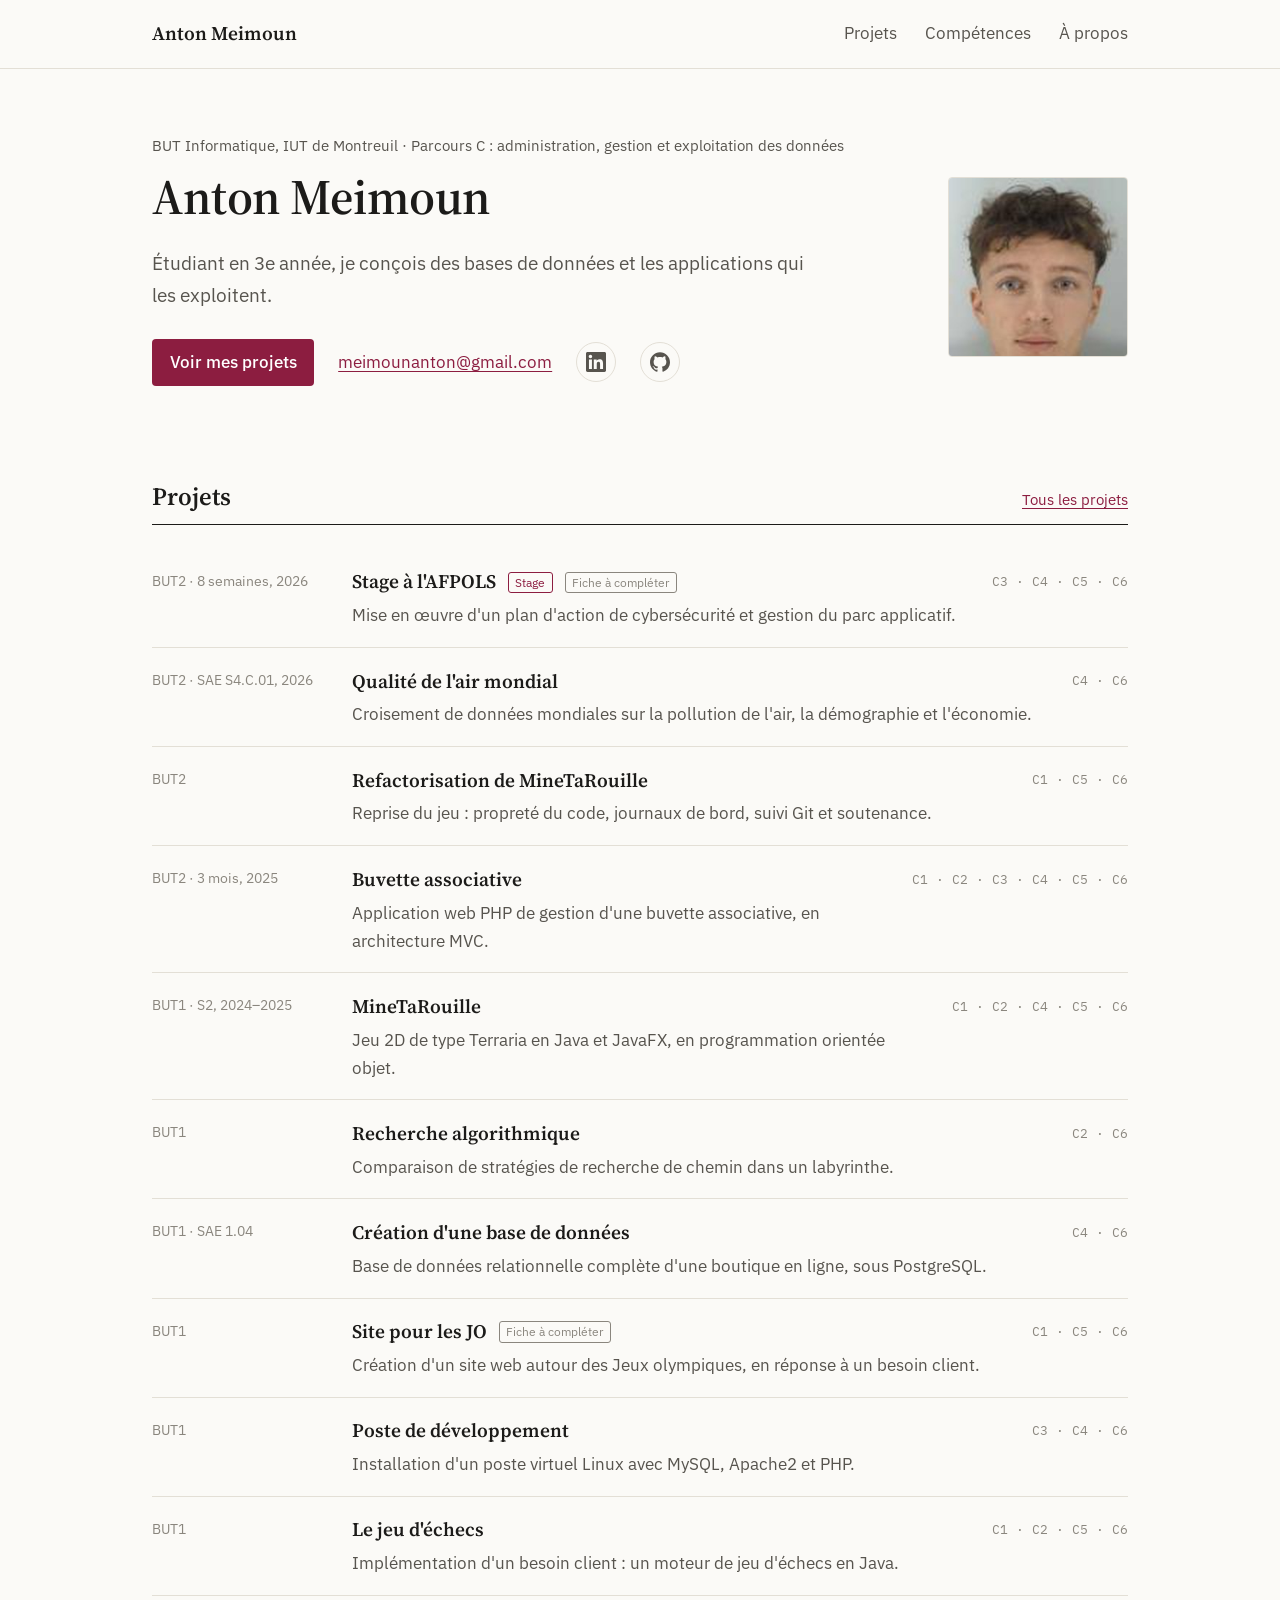
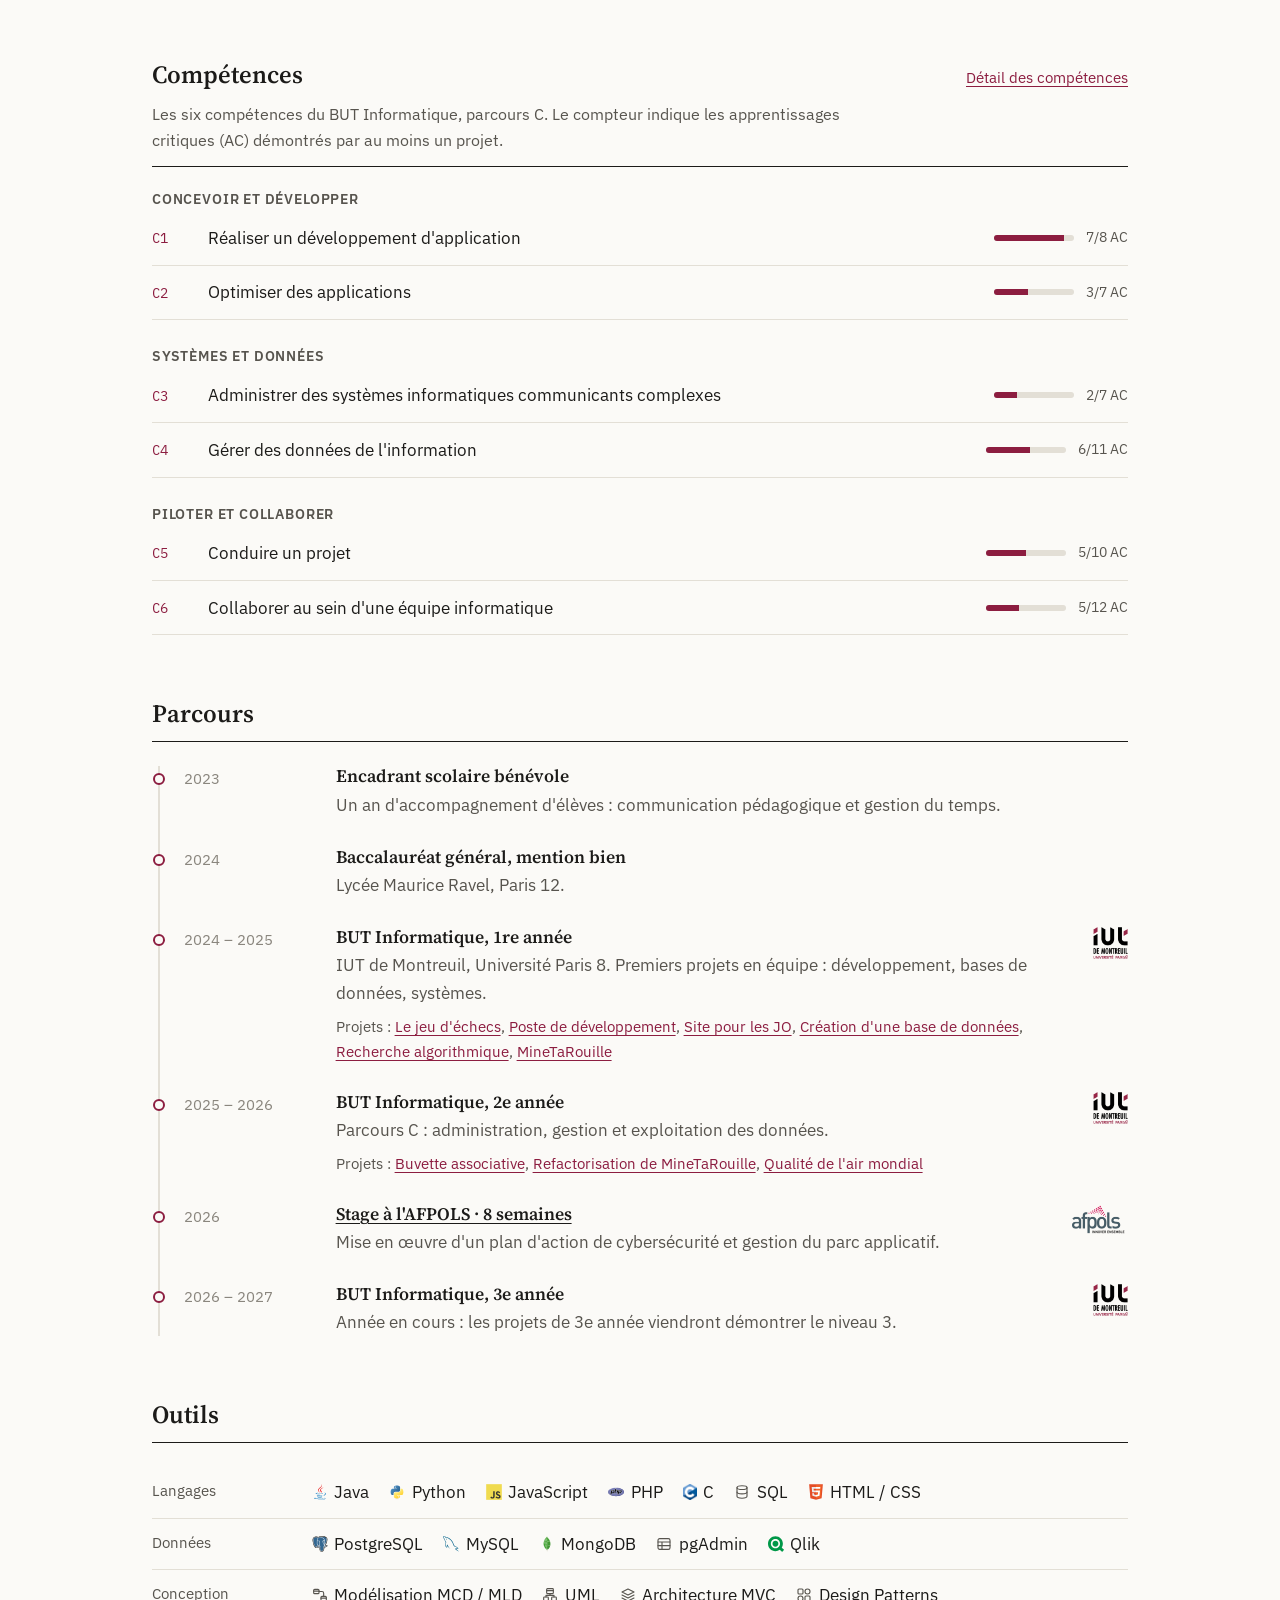
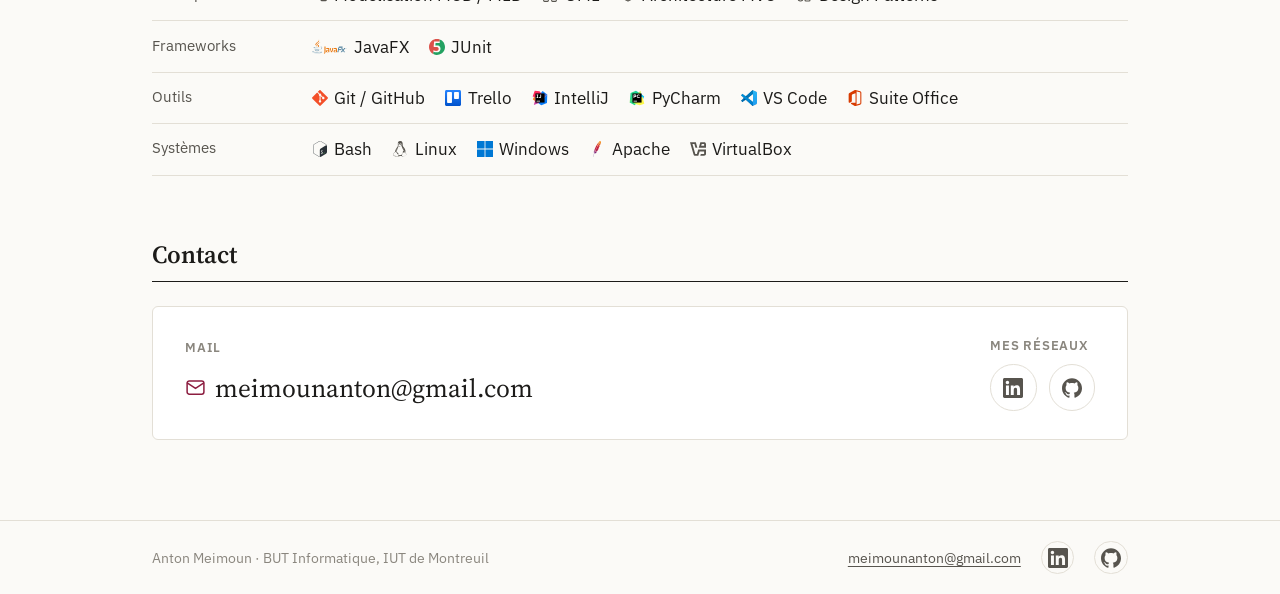
<file: index.html>
<!DOCTYPE html>
<html lang="fr">
<head>
  <meta charset="utf-8">
  <meta name="viewport" content="width=device-width, initial-scale=1">
  <title>Anton Meimoun · Portfolio</title>
  <meta name="description" content="Portfolio d'Anton Meimoun, étudiant en BUT Informatique (parcours données) à l'IUT de Montreuil : projets et compétences.">
  <link rel="icon" href="data:image/svg+xml,<svg xmlns='http://www.w3.org/2000/svg' viewBox='0 0 100 100'><rect width='100' height='100' rx='12' fill='%238c1d40'/><text x='50' y='67' font-family='Georgia,serif' font-size='50' fill='%23fff' text-anchor='middle'>AM</text></svg>">
  <link rel="preconnect" href="https://fonts.googleapis.com">
  <link rel="preconnect" href="https://fonts.gstatic.com" crossorigin>
  <link href="https://fonts.googleapis.com/css2?family=IBM+Plex+Mono&family=IBM+Plex+Sans:wght@400;500;600&family=Source+Serif+4:opsz,wght@8..60,600&display=swap" rel="stylesheet">
  <link rel="stylesheet" href="assets/css/style.css">
</head>
<body data-page="accueil">
  <header id="entete"></header>
  <main id="contenu">
    <noscript><p class="wrap">Ce portfolio a besoin de JavaScript pour s'afficher.</p></noscript>
  </main>
  <footer id="pied"></footer>
  <script src="assets/js/data.js"></script>
  <script src="assets/js/app.js"></script>
</body>
</html>
</file>
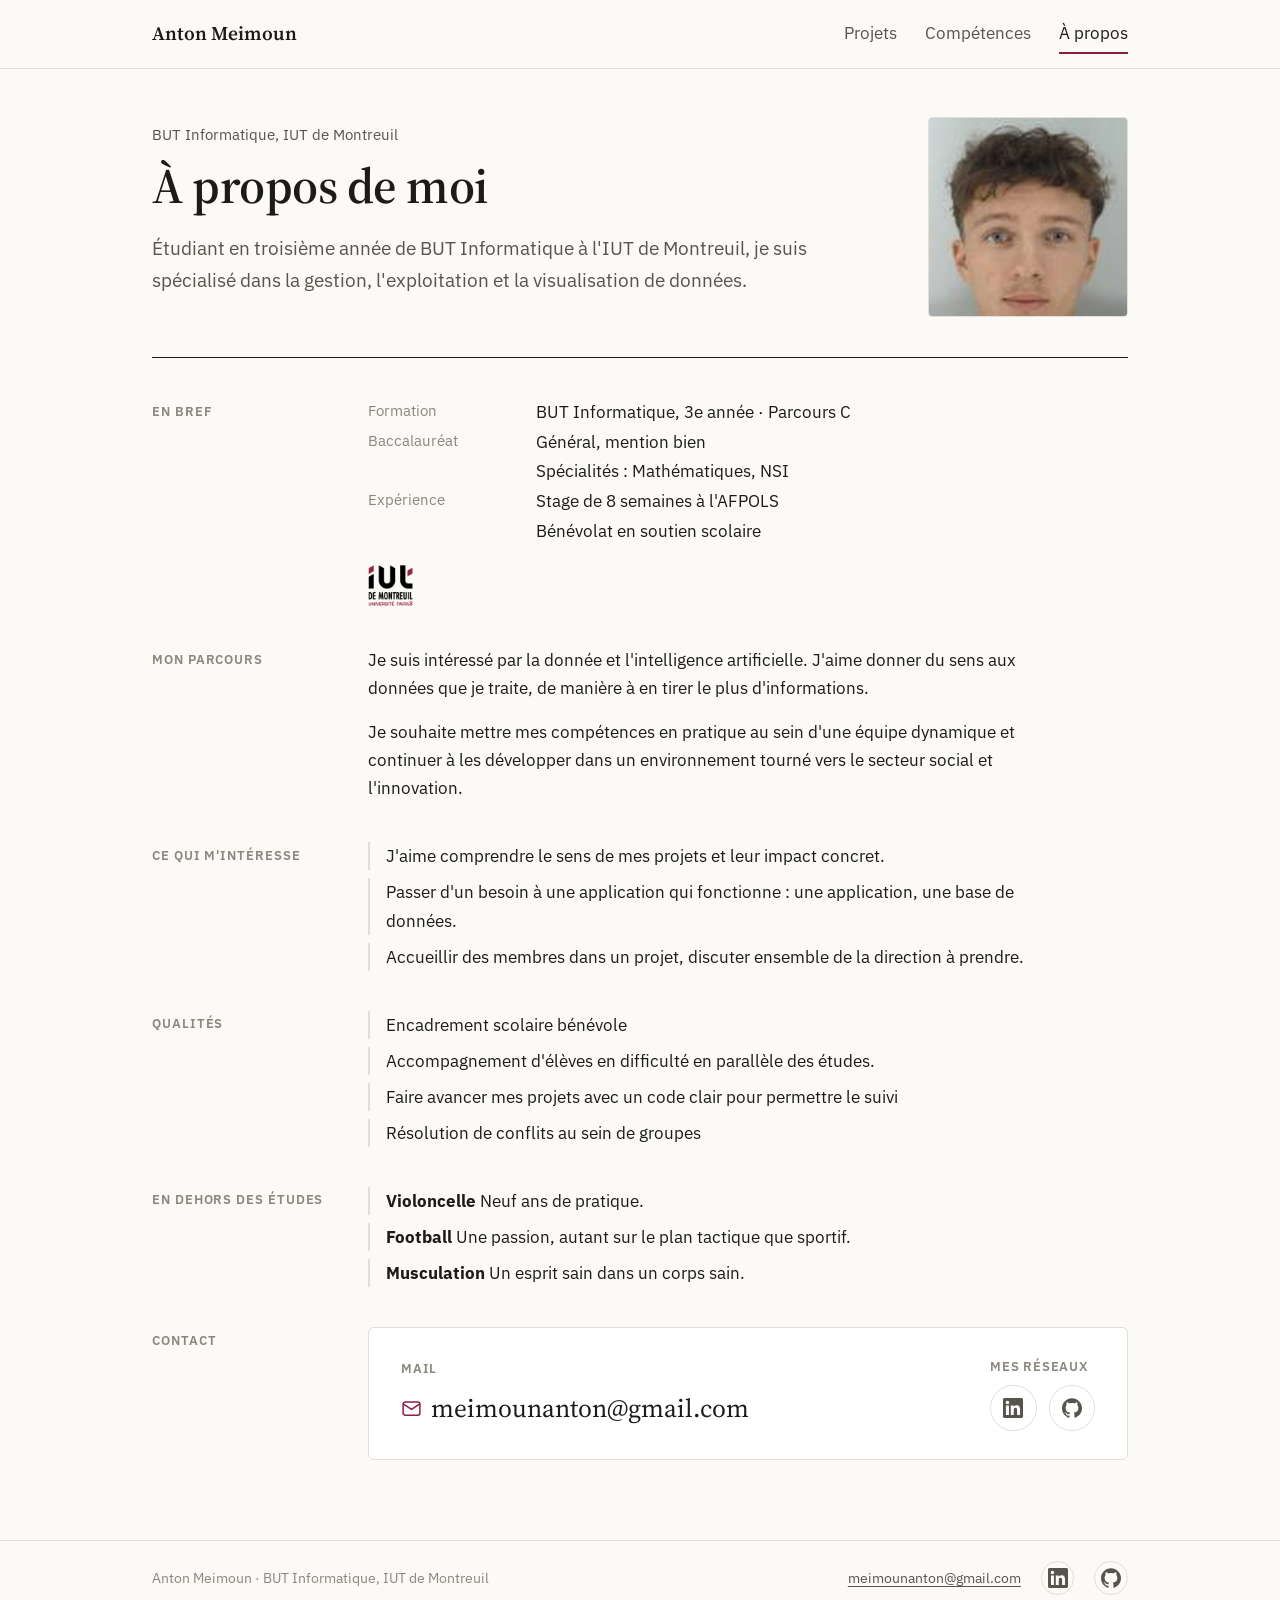
<file: apropos.html>
<!DOCTYPE html>
<html lang="fr">
<head>
  <meta charset="utf-8">
  <meta name="viewport" content="width=device-width, initial-scale=1">
  <title>À propos · Anton Meimoun</title>
  <meta name="description" content="Portfolio d'Anton Meimoun, étudiant en BUT Informatique (parcours données) à l'IUT de Montreuil : projets et compétences.">
  <link rel="icon" href="data:image/svg+xml,<svg xmlns='http://www.w3.org/2000/svg' viewBox='0 0 100 100'><rect width='100' height='100' rx='12' fill='%238c1d40'/><text x='50' y='67' font-family='Georgia,serif' font-size='50' fill='%23fff' text-anchor='middle'>AM</text></svg>">
  <link rel="preconnect" href="https://fonts.googleapis.com">
  <link rel="preconnect" href="https://fonts.gstatic.com" crossorigin>
  <link href="https://fonts.googleapis.com/css2?family=IBM+Plex+Mono&family=IBM+Plex+Sans:wght@400;500;600&family=Source+Serif+4:opsz,wght@8..60,600&display=swap" rel="stylesheet">
  <link rel="stylesheet" href="assets/css/style.css">
</head>
<body data-page="apropos">
  <header id="entete"></header>
  <main id="contenu">
    <noscript><p class="wrap">Ce portfolio a besoin de JavaScript pour s'afficher.</p></noscript>
  </main>
  <footer id="pied"></footer>
  <script src="assets/js/data.js"></script>
  <script src="assets/js/app.js"></script>
</body>
</html>
</file>
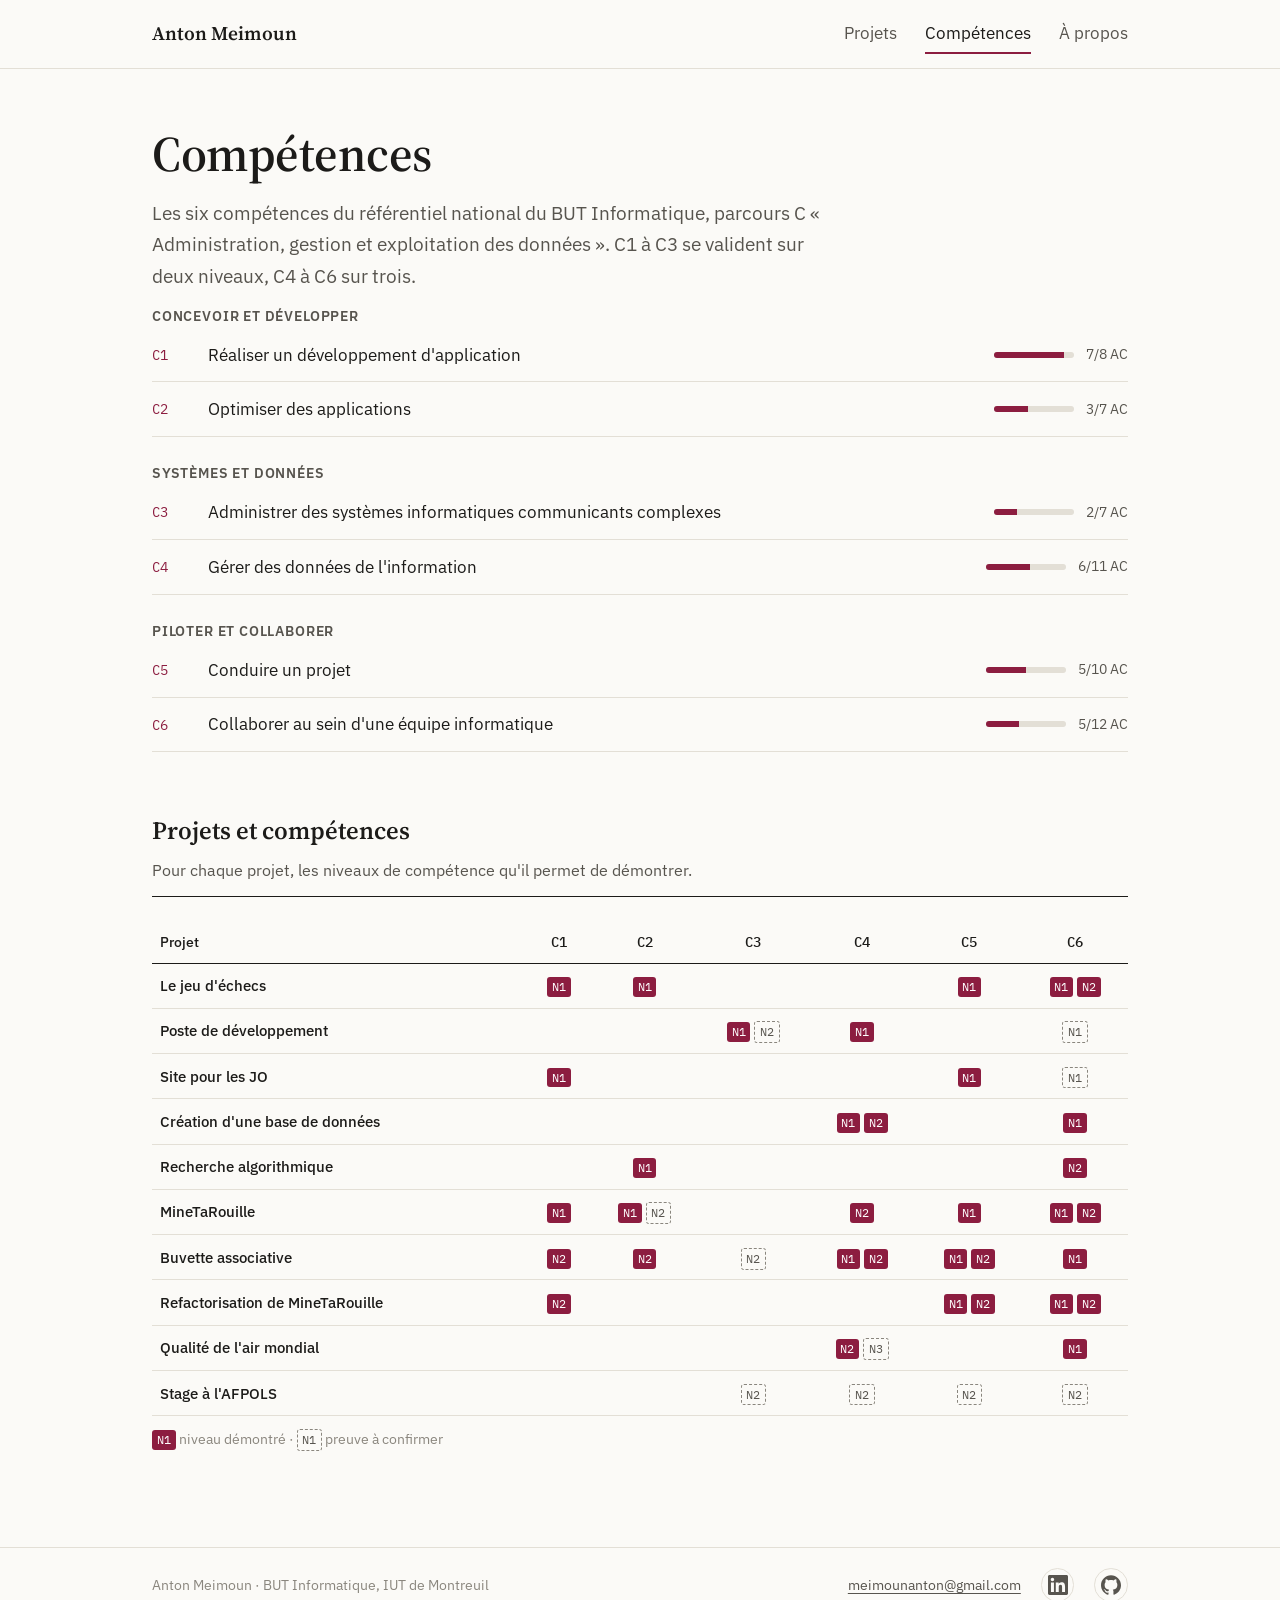
<file: competences.html>
<!DOCTYPE html>
<html lang="fr">
<head>
  <meta charset="utf-8">
  <meta name="viewport" content="width=device-width, initial-scale=1">
  <title>Compétences · Anton Meimoun</title>
  <meta name="description" content="Portfolio d'Anton Meimoun, étudiant en BUT Informatique (parcours données) à l'IUT de Montreuil : projets et compétences.">
  <link rel="icon" href="data:image/svg+xml,<svg xmlns='http://www.w3.org/2000/svg' viewBox='0 0 100 100'><rect width='100' height='100' rx='12' fill='%238c1d40'/><text x='50' y='67' font-family='Georgia,serif' font-size='50' fill='%23fff' text-anchor='middle'>AM</text></svg>">
  <link rel="preconnect" href="https://fonts.googleapis.com">
  <link rel="preconnect" href="https://fonts.gstatic.com" crossorigin>
  <link href="https://fonts.googleapis.com/css2?family=IBM+Plex+Mono&family=IBM+Plex+Sans:wght@400;500;600&family=Source+Serif+4:opsz,wght@8..60,600&display=swap" rel="stylesheet">
  <link rel="stylesheet" href="assets/css/style.css">
</head>
<body data-page="competences">
  <header id="entete"></header>
  <main id="contenu">
    <noscript><p class="wrap">Ce portfolio a besoin de JavaScript pour s'afficher.</p></noscript>
  </main>
  <footer id="pied"></footer>
  <script src="assets/js/data.js"></script>
  <script src="assets/js/app.js"></script>
</body>
</html>
</file>
<file: assets/css/style.css>
/* =========================================================
   Couleurs et typographie
   ========================================================= */
:root {
  --fond: #fbfaf7;
  --surface: #ffffff;
  --texte: #1c1b19;
  --doux: #57544e;
  --pale: #8a867e;
  --trait: #e3dfd6;
  --accent: #8c1d40;         /* bordeaux, proche de la couleur de l'IUT */
  --accent-clair: #f5e9ed;
  --serif: "Source Serif 4", Georgia, "Times New Roman", serif;
  --sans: "IBM Plex Sans", system-ui, -apple-system, "Segoe UI", Roboto, sans-serif;
  --mono: "IBM Plex Mono", ui-monospace, Menlo, Consolas, monospace;
  color-scheme: light;
}

*, *::before, *::after { box-sizing: border-box; }
html { -webkit-text-size-adjust: 100%; scroll-padding-top: 1.5rem; }
body {
  margin: 0; background: var(--fond); color: var(--texte);
  font-family: var(--sans); font-size: 1.0625rem; line-height: 1.65;
  min-height: 100vh; display: flex; flex-direction: column;
}
main { flex: 1; }
img { max-width: 100%; }
[hidden] { display: none !important; }
a { color: var(--accent); text-decoration-thickness: 1px; text-underline-offset: .18em; }
a:hover { text-decoration-thickness: 2px; }
:focus-visible { outline: 2px solid var(--accent); outline-offset: 2px; }
::selection { background: var(--accent-clair); }

h1, h2, h3 { font-family: var(--serif); font-weight: 600; line-height: 1.2; margin: 0; color: var(--texte); }
h1 { font-size: clamp(2.2rem, 5vw, 3.1rem); letter-spacing: -.01em; }
h2 { font-size: 1.55rem; }
h3 { font-size: 1.2rem; }
p { margin: 0 0 1rem; }
ul, ol { margin: 0; padding: 0; }

.wrap { max-width: 64rem; margin: 0 auto; padding-inline: 1.5rem; }
.sr { position: absolute; width: 1px; height: 1px; overflow: hidden; clip: rect(0 0 0 0); white-space: nowrap; }
.chapeau { font-size: 1.2rem; color: var(--doux); max-width: 42rem; }
.meta { color: var(--pale); font-size: .95rem; }
.sur-titre { color: var(--doux); font-size: .95rem; margin-bottom: .6rem; }
.note { border-left: 3px solid var(--trait); padding: .4rem 0 .4rem 1rem; color: var(--doux); }
.a-confirmer { font-size: .8rem; color: var(--pale); border: 1px dashed var(--pale); border-radius: 3px; padding: 0 .35rem; white-space: nowrap; }

/* =========================================================
   En-tête, pied
   ========================================================= */
#entete { border-bottom: 1px solid var(--trait); background: var(--fond); }
.barre { display: flex; align-items: center; justify-content: space-between; gap: 1rem 2rem; flex-wrap: wrap; min-height: 4.25rem; }
.marque { font-family: var(--serif); font-size: 1.2rem; font-weight: 600; color: var(--texte); text-decoration: none; }
#entete nav { display: flex; gap: 1.75rem; }
#entete nav a { color: var(--doux); text-decoration: none; padding: .3rem 0; border-bottom: 2px solid transparent; }
#entete nav a:hover { color: var(--texte); }
#entete nav a[aria-current="page"] { color: var(--texte); border-bottom-color: var(--accent); }
#pied { border-top: 1px solid var(--trait); color: var(--pale); font-size: .9rem; margin-top: 5rem; }
#pied .barre { padding-block: 1.25rem; }
#pied .liens { display: flex; flex-wrap: wrap; gap: 1.25rem; }
#pied a { color: var(--doux); }

/* =========================================================
   Accueil
   ========================================================= */
.intro-accueil { display: grid; grid-template-columns: minmax(0, 1fr) auto; gap: 3rem; align-items: center; padding-top: 4rem; padding-bottom: 1rem; }
.intro-accueil h1 { margin-bottom: 1.25rem; }
.photo { display: block; width: 180px; height: 180px; object-fit: cover; border-radius: 4px; border: 1px solid var(--trait); }
.liens-intro { display: flex; flex-wrap: wrap; align-items: center; gap: .75rem 1.5rem; margin-top: 1.75rem; }
.bouton { display: inline-block; background: var(--accent); color: #fff; text-decoration: none; padding: .6rem 1.1rem; border-radius: 4px; font-weight: 500; }
.bouton:hover { background: #721634; }

.section { padding-top: 4rem; }
.tete-section { display: flex; flex-wrap: wrap; align-items: baseline; justify-content: space-between; gap: .5rem 2rem; padding-bottom: .75rem; margin-bottom: 1.5rem; border-bottom: 1px solid var(--texte); }
.tete-section .intro { flex-basis: 100%; margin: .25rem 0 0; color: var(--doux); font-size: .98rem; max-width: 44rem; }
.lien-section { font-size: .95rem; }

/* Liste de projets */
.projets { list-style: none; }
.projet { display: grid; grid-template-columns: 11rem minmax(0, 1fr) auto; gap: .25rem 1.5rem; padding: 1.1rem 0; border-bottom: 1px solid var(--trait); }
.projet-date { color: var(--pale); font-size: .9rem; padding-top: .15rem; }
.projet-titre { font-family: var(--serif); font-size: 1.2rem; font-weight: 600; color: var(--texte); text-decoration: none; }
.projet-titre:hover { color: var(--accent); text-decoration: underline; }
.projet-corps p { margin: .2rem 0 0; color: var(--doux); }
.projet-comps { font-family: var(--mono); font-size: .8rem; color: var(--pale); padding-top: .3rem; white-space: nowrap; }
.etiquette { display: inline-block; margin-left: .5rem; font-size: .75rem; color: var(--accent); border: 1px solid currentColor; border-radius: 3px; padding: 0 .4rem; vertical-align: .15em; }
.etiquette.discrete { color: var(--pale); }

/* Compétences */
.groupe + .groupe { margin-top: 1.75rem; }
.groupe-nom { font-family: var(--sans); font-size: .85rem; font-weight: 600; text-transform: uppercase; letter-spacing: .06em; color: var(--doux); margin-bottom: .25rem; }
.competences { list-style: none; }
.competence { display: grid; grid-template-columns: 2.5rem minmax(0, 1fr) 12rem; gap: 1rem; align-items: center; padding: .8rem 0; border-bottom: 1px solid var(--trait); color: var(--texte); text-decoration: none; }
.competence:hover .competence-nom { color: var(--accent); text-decoration: underline; }
.competence-code { font-family: var(--mono); font-size: .9rem; color: var(--accent); }
.competence-avancement { display: flex; align-items: center; gap: .75rem; justify-content: flex-end; font-size: .88rem; color: var(--doux); white-space: nowrap; }
.barre-avancement { width: 5rem; height: 6px; background: var(--trait); border-radius: 3px; overflow: hidden; }
.barre-avancement span { display: block; height: 100%; background: var(--accent); }

/* Parcours */
.parcours { list-style: none; border-left: 2px solid var(--trait); margin-left: .35rem; }
.parcours li { position: relative; display: grid; grid-template-columns: 8rem minmax(0, 1fr) auto; gap: .25rem 1.5rem; padding: 0 0 1.75rem 1.5rem; }
.parcours li::before { content: ""; position: absolute; left: -7px; top: .45rem; width: 12px; height: 12px; border-radius: 50%; background: var(--fond); border: 2px solid var(--accent); }
.parcours li:last-child { padding-bottom: 0; }
.parcours-date { color: var(--pale); font-size: .95rem; }
.parcours h3 { font-size: 1.1rem; margin-bottom: .2rem; }
.parcours h3 a { color: var(--texte); }
.parcours p { margin: 0; color: var(--doux); }
.parcours .parcours-projets { margin-top: .4rem; font-size: .95rem; }
.organisme { display: block; height: 2.6rem; width: auto; }
.organisme.petit { height: 2rem; }

/* Outils */
.outils { margin: 0; }
.outils div { display: grid; grid-template-columns: 9rem minmax(0, 1fr); gap: 1rem; padding: .7rem 0; border-bottom: 1px solid var(--trait); }
.outils dt { color: var(--doux); font-size: .95rem; }
.outils dd { margin: 0; display: flex; flex-wrap: wrap; gap: .4rem 1.25rem; }
.outil { display: inline-flex; align-items: center; gap: .4rem; }
.lg { display: inline-block; width: 1rem; height: 1rem; object-fit: contain; flex: none; }
img.lg { width: auto; max-width: 2.2rem; }
.lg.mono { width: 1rem; background: var(--doux); -webkit-mask: var(--m) center / contain no-repeat; mask: var(--m) center / contain no-repeat; }

.contact p { max-width: 42rem; }
.bloc-contact { display: grid; grid-template-columns: minmax(0, 1fr) auto; gap: 2rem 3rem; align-items: center; padding: 1.75rem 2rem; border: 1px solid var(--trait); border-radius: 6px; background: var(--surface); }
.contact-label { margin: 0 0 .5rem; font-size: .8rem; font-weight: 600; text-transform: uppercase; letter-spacing: .06em; color: var(--pale); }
.contact-mail { display: inline-flex; align-items: center; gap: .6rem; font-family: var(--serif); font-size: clamp(1.2rem, 2.6vw, 1.6rem); color: var(--texte); text-decoration: none; }
.contact-mail:hover { color: var(--accent); text-decoration: underline; }
.contact-mail .lg { width: 1.3rem; height: 1.3rem; background: var(--accent); }
.contact-cv { margin: .75rem 0 0; font-size: .95rem; }
.contact-logos { display: flex; gap: .75rem; }
.rond-logo { display: grid; place-items: center; width: 2.9rem; height: 2.9rem; border: 1px solid var(--trait); border-radius: 50%; color: var(--doux); transition: color .15s, border-color .15s, background-color .15s; }
.rond-logo:hover { color: #fff; background: var(--accent); border-color: var(--accent); }
.rond-logo .lg { width: 1.25rem; height: 1.25rem; background: currentColor; }
.liens-intro .rond-logo { width: 2.5rem; height: 2.5rem; }
#pied .rond-logo { width: 2.1rem; height: 2.1rem; }
#pied .liens { align-items: center; }

/* =========================================================
   Pages liste
   ========================================================= */
.page-tete { padding-top: 3.5rem; }
.page-tete h1 { margin-bottom: .75rem; }
.filtres { display: flex; flex-wrap: wrap; align-items: center; gap: .4rem .5rem; margin: 2rem 0 .5rem; font-size: .92rem; }
.filtres span { color: var(--pale); margin-right: .25rem; }
.filtres button { font: inherit; font-size: .9rem; padding: .25rem .65rem; border: 1px solid var(--trait); border-radius: 4px; background: var(--surface); color: var(--doux); cursor: pointer; }
.filtres button:hover { border-color: var(--doux); }
.filtres button[aria-pressed="true"] { background: var(--texte); border-color: var(--texte); color: #fff; }

/* Tableau croisé */
.defile-x { overflow-x: auto; }
table.croise { border-collapse: collapse; width: 100%; min-width: 40rem; font-size: .95rem; }
.croise th, .croise td { border-bottom: 1px solid var(--trait); padding: .6rem .5rem; text-align: center; }
.croise thead th { font-family: var(--mono); font-weight: 500; font-size: .85rem; border-bottom-color: var(--texte); }
.croise thead th:first-child, .croise tbody th { text-align: left; font-family: var(--sans); }
.croise thead th a { color: var(--texte); text-decoration: none; }
.croise tbody th { font-weight: 500; }
.croise tbody th a { color: var(--texte); text-decoration: none; }
.croise tbody th a:hover, .croise td a:hover { text-decoration: underline; color: var(--accent); }
.croise td a { text-decoration: none; }
.niv { display: inline-block; font-family: var(--mono); font-size: .75rem; padding: 0 .3rem; border-radius: 3px; }
.niv.valide { background: var(--accent); color: #fff; }
.niv.attente { color: var(--doux); border: 1px dashed var(--pale); }
.legende { margin-top: .75rem; font-size: .88rem; color: var(--pale); }

/* =========================================================
   Fiches
   ========================================================= */
.fiche { padding-top: 2rem; }
.fil { font-size: .92rem; color: var(--pale); margin-bottom: 2.5rem; }
.fil a { color: var(--doux); }
.fiche header { margin-bottom: 2.5rem; }
.fiche-tete { display: flex; justify-content: space-between; align-items: flex-start; gap: 2rem; }
.fiche h1 { margin-bottom: .75rem; }
.fiche-grille { display: grid; grid-template-columns: minmax(0, 1fr) 16rem; gap: 3.5rem; align-items: start; }
.texte h2 { font-size: 1.25rem; margin: 2rem 0 .5rem; }
.texte h2:first-child { margin-top: 0; }
.texte p { max-width: 40rem; }
.points { padding-left: 1.2rem; display: grid; gap: .45rem; }
.points li { max-width: 40rem; }
.phrase { max-width: 40rem; margin-bottom: .5rem; }
.panneau { border-top: 1px solid var(--texte); padding-top: 1rem; font-size: .95rem; }
.panneau h2 { font-family: var(--sans); font-size: .8rem; font-weight: 600; text-transform: uppercase; letter-spacing: .06em; color: var(--doux); margin: 1.25rem 0 .5rem; }
.panneau h2:first-child { margin-top: 0; }
.liste-outils { display: flex; flex-direction: column; gap: .35rem; }
.ressources { list-style: none; display: grid; gap: .35rem; }
.titre-bloc { margin: 3.5rem 0 1.25rem; padding-bottom: .6rem; border-bottom: 1px solid var(--texte); }

.galerie { display: grid; gap: 1.5rem; grid-template-columns: repeat(auto-fit, minmax(min(100%, 20rem), 1fr)); align-items: start; }
.vignette { margin: 0; }
.agrandir { display: block; width: 100%; padding: 0; border: 1px solid var(--trait); background: var(--surface); cursor: zoom-in; }
.agrandir img { display: block; width: auto; max-width: 100%; max-height: 24rem; margin: 0 auto; }
.vignette figcaption { margin-top: .5rem; font-size: .9rem; color: var(--doux); }
.visionneuse { max-width: min(94vw, 80rem); max-height: 94vh; padding: 1rem; border: 1px solid var(--trait); border-radius: 4px; background: var(--surface); }
.visionneuse::backdrop { background: rgba(20, 18, 15, .75); }
.visionneuse img { display: block; max-width: 100%; max-height: calc(94vh - 6rem); margin: 0 auto; }
.visionneuse p { margin: .75rem 0 0; font-size: .92rem; color: var(--doux); }
.fermer { display: block; margin: 0 0 .75rem auto; font: inherit; font-size: .9rem; background: none; border: 1px solid var(--trait); border-radius: 4px; padding: .2rem .7rem; cursor: pointer; }

.extraits { display: grid; gap: 1.5rem; }
.extrait { margin: 0; border: 1px solid var(--trait); background: var(--surface); }
.extrait figcaption { display: flex; justify-content: space-between; align-items: center; gap: 1rem; padding: .55rem 1rem; border-bottom: 1px solid var(--trait); font-size: .92rem; font-weight: 500; }
.extrait-fichier { font-family: var(--mono); font-weight: 400; font-size: .82rem; color: var(--pale); margin-left: .5rem; }
.copier, .deplier { font: inherit; font-size: .82rem; color: var(--doux); background: none; border: 1px solid var(--trait); border-radius: 4px; padding: .15rem .6rem; cursor: pointer; }
.copier:hover, .deplier:hover { border-color: var(--doux); }
.extrait pre { margin: 0; padding: 1rem 1.25rem; overflow-x: auto; font-family: var(--mono); font-size: .84rem; line-height: 1.6; tab-size: 4; background: #fdfcfa; }
.extrait code { font-family: inherit; color: #2b2a27; }
.extrait.replie pre { max-height: 24rem; overflow-y: hidden; }
.deplier { display: block; margin: .75rem auto; }
/* Coloration syntaxique (classes highlight.js), volontairement discrète */
.hljs-keyword, .hljs-built_in, .hljs-meta, .hljs-tag, .hljs-name { color: #8c1d40; }
.hljs-string, .hljs-char { color: #2f6b3a; }
.hljs-comment { color: #8a867e; font-style: italic; }
.hljs-number, .hljs-literal { color: #9a5a00; }
.hljs-title, .hljs-title.function_, .hljs-title.class_ { color: #1f4f8a; }

.bloc-comp { margin-bottom: 2rem; }
.bloc-comp h3 { font-size: 1.1rem; margin-bottom: .6rem; }
.bloc-comp h3 a { color: var(--texte); }
.bloc-comp ul { list-style: none; border-left: 2px solid var(--trait); padding-left: 1.25rem; display: grid; gap: .9rem; }
.ac-titre { margin: 0; font-weight: 500; }
.ac-code { font-family: var(--mono); font-size: .8rem; font-weight: 400; color: var(--accent); margin-right: .35rem; white-space: nowrap; }
.preuve { margin: .15rem 0 0; color: var(--doux); }
.suivant { margin-top: 3.5rem; padding-top: 1.25rem; border-top: 1px solid var(--trait); color: var(--doux); }

/* Fiche compétence */
.referentiel { display: grid; grid-template-columns: repeat(auto-fit, minmax(18rem, 1fr)); gap: 1rem 3rem; margin-bottom: 1rem; }
.referentiel h2, .niveau .compte { font-family: var(--sans); }
.referentiel h2 { font-size: .8rem; font-weight: 600; text-transform: uppercase; letter-spacing: .06em; color: var(--doux); margin-bottom: .5rem; }
.referentiel ul { padding-left: 1.1rem; color: var(--doux); display: grid; gap: .3rem; font-size: .96rem; }
.niveau { margin-top: 3rem; }
.niveau h2 { font-size: 1.3rem; padding-bottom: .5rem; border-bottom: 1px solid var(--texte); }
.niveau .compte { margin: .5rem 0 1rem; color: var(--pale); font-size: .92rem; }
.acs { list-style: none; display: grid; gap: 1.1rem; }
.acs > li { padding-left: 1.25rem; border-left: 3px solid var(--trait); }
.acs > li.valide { border-left-color: var(--accent); }
.acs > li.attente { border-left-style: dashed; border-left-color: var(--pale); }
.acs > li.manquant .ac-titre { color: var(--doux); font-weight: 400; }
.preuves { list-style: disc; padding-left: 1.2rem; margin-top: .3rem; color: var(--doux); display: grid; gap: .2rem; }
.vide { margin: .2rem 0 0; color: var(--pale); font-size: .92rem; }

/* À propos */
.apropos { padding-top: 3rem; }
.apropos-tete { display: grid; grid-template-columns: minmax(0, 1fr) auto; gap: 3rem; align-items: center; padding-bottom: 2.5rem; margin-bottom: 2.5rem; border-bottom: 1px solid var(--texte); }
.apropos-tete h1 { margin: .35rem 0 1rem; }
.apropos-tete .photo { width: 200px; height: 200px; }
.apropos-corps { display: grid; gap: 2.5rem; }
.bloc-perso { display: grid; grid-template-columns: 11rem minmax(0, 1fr); gap: 1rem 2.5rem; align-items: start; }
.bloc-perso h2 { font-family: var(--sans); font-size: .82rem; font-weight: 600; text-transform: uppercase; letter-spacing: .07em; color: var(--pale); padding-top: .35rem; }
.bloc-perso p { max-width: 42rem; }
.bloc-perso p:last-child { margin-bottom: 0; }
.bloc-perso .phrase { padding-left: 1rem; border-left: 2px solid var(--trait); }
.bloc-perso .phrase strong { color: var(--texte); }
.bloc-perso .organisme { margin-top: 1.25rem; }
.en-bref { margin: 0; display: grid; grid-template-columns: 9rem minmax(0, 1fr); gap: .1rem 1.5rem; }
.en-bref dt { color: var(--pale); font-size: .95rem; }
.en-bref dd { margin: 0; }
.en-bref dd + dd { grid-column: 2; }

/* =========================================================
   Petits écrans
   ========================================================= */
@media (max-width: 760px) {
  .intro-accueil { grid-template-columns: 1fr; gap: 1.5rem; padding-top: 2.5rem; }
  .intro-accueil .photo { order: -1; width: 120px; height: 120px; }
  .projet { grid-template-columns: 1fr; }
  .projet-comps { padding-top: 0; }
  .competence { grid-template-columns: 2.5rem minmax(0, 1fr); }
  .competence-avancement { grid-column: 2; justify-content: flex-start; }
  .parcours li { grid-template-columns: 1fr; }
  .parcours .organisme { display: none; }
  .outils div { grid-template-columns: 1fr; gap: .3rem; }
  .fiche-grille { grid-template-columns: 1fr; gap: 2rem; }
  .fiche-tete .organisme { display: none; }
  .apropos-tete { grid-template-columns: 1fr; gap: 1.5rem; }
  .apropos-tete .photo { order: -1; width: 120px; height: 120px; }
  .bloc-perso { grid-template-columns: 1fr; gap: .6rem; }
  .en-bref { grid-template-columns: 1fr; gap: 0; }
  .en-bref dt { margin-top: .6rem; font-size: .85rem; }
  .en-bref dd + dd, .en-bref dd { grid-column: 1; }
  .bloc-contact { grid-template-columns: 1fr; gap: 1.5rem; padding: 1.25rem; }
}
@media (max-width: 480px) {
  body { font-size: 1rem; }
  .wrap { padding-inline: 1rem; }
  .barre { min-height: auto; padding-block: .9rem; }
  #entete nav { gap: 1.25rem; }
}
</file>
